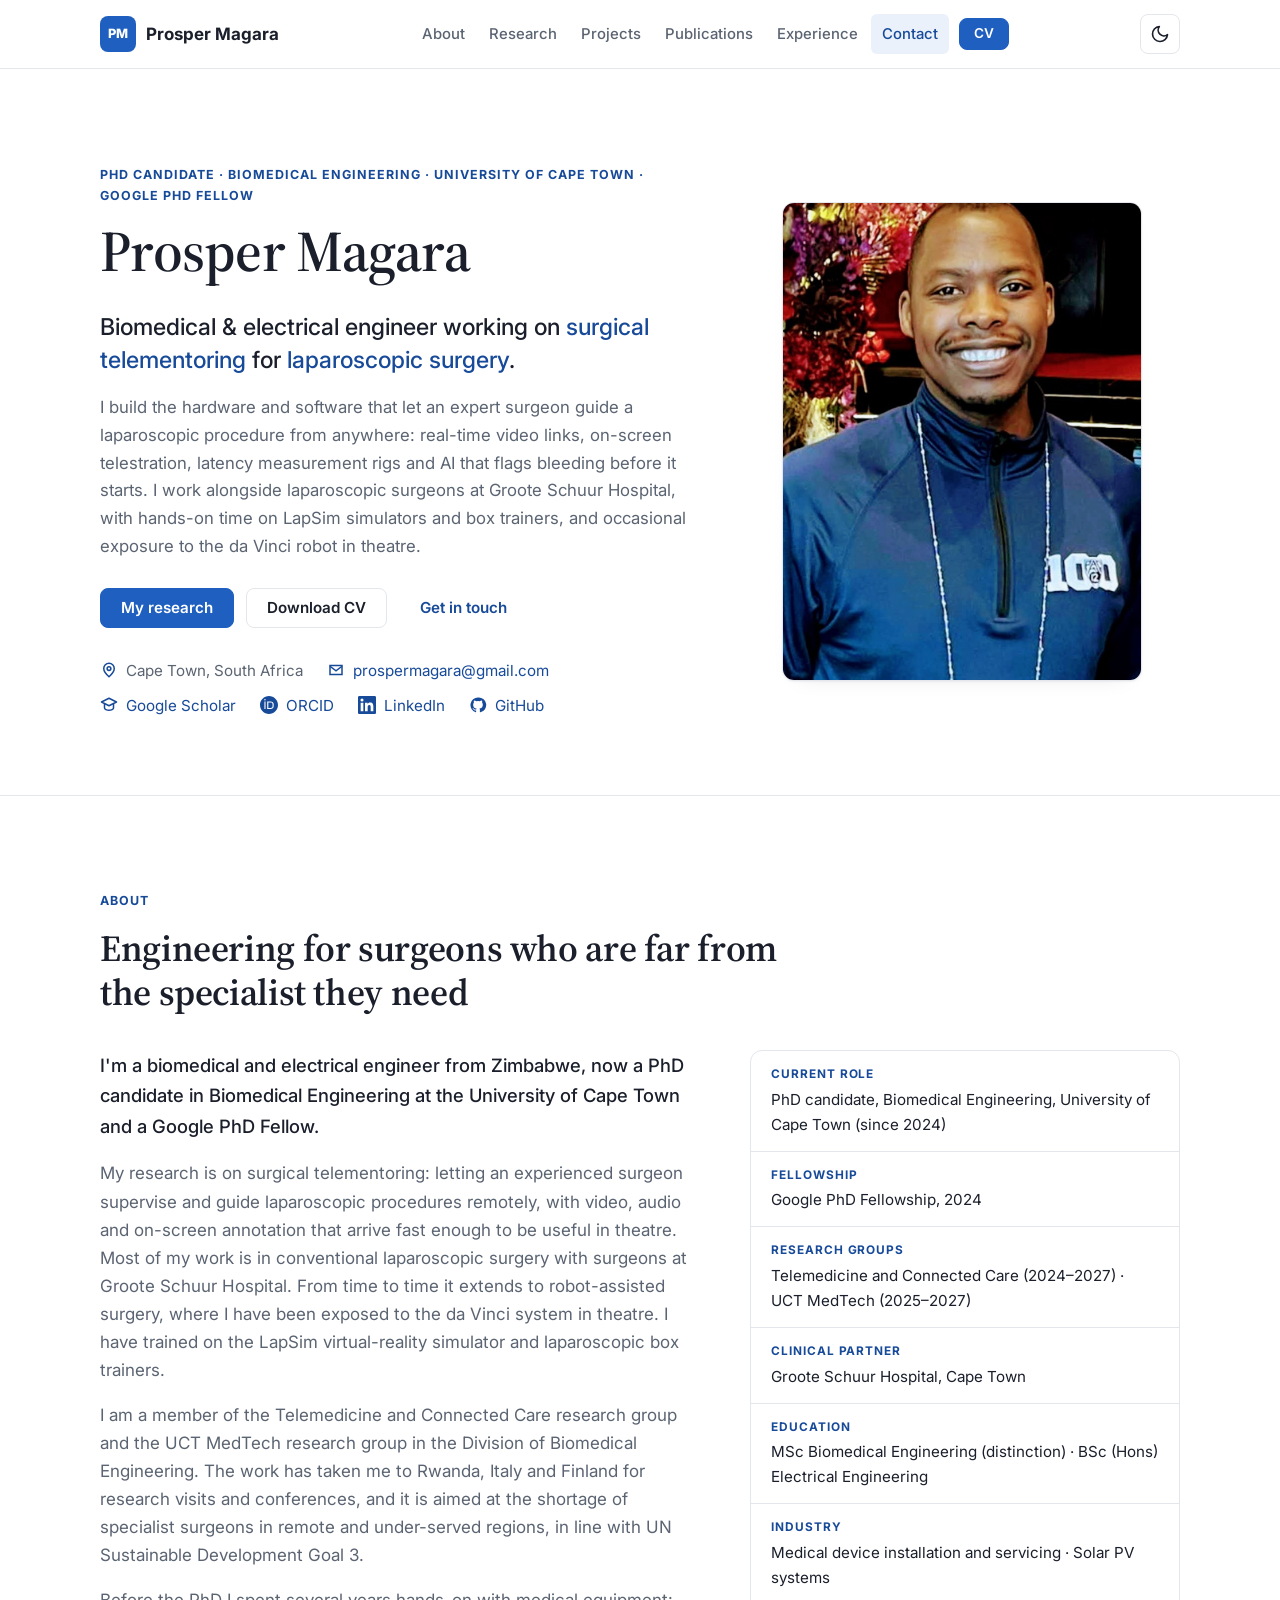
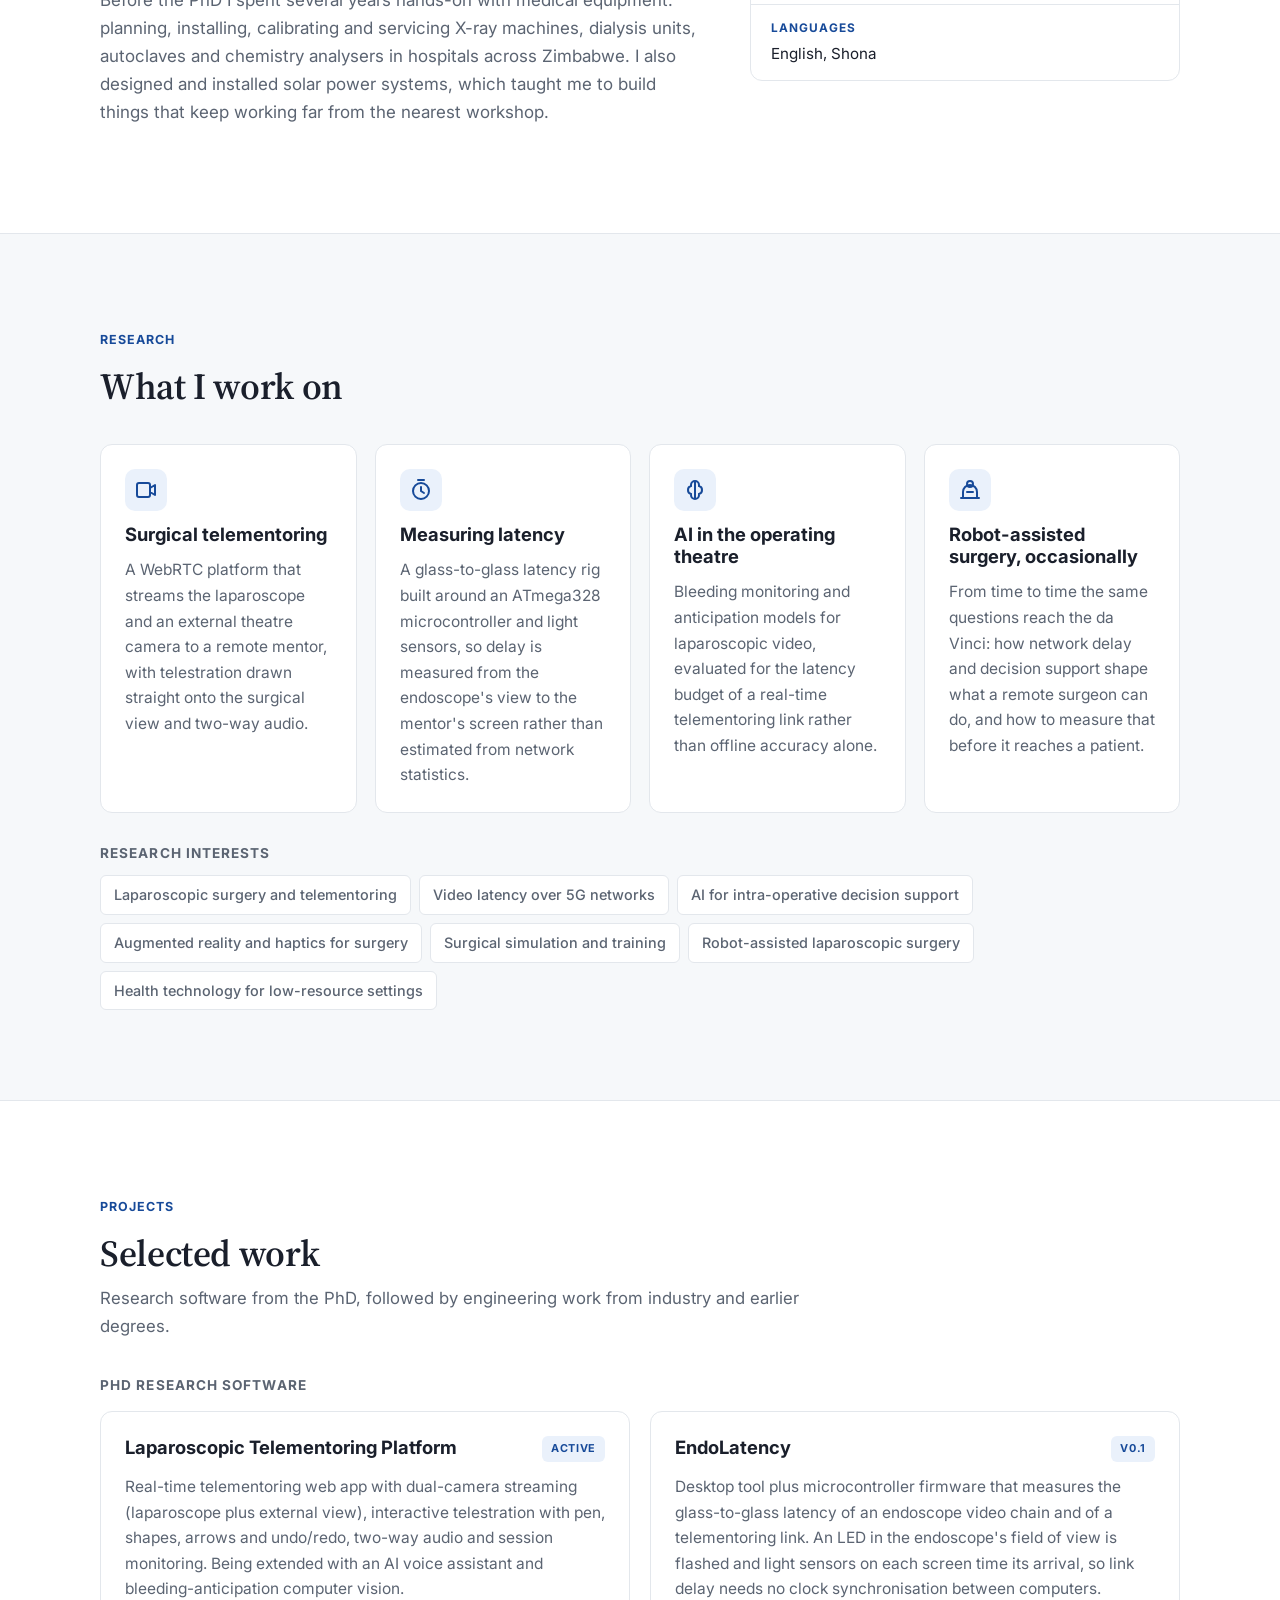
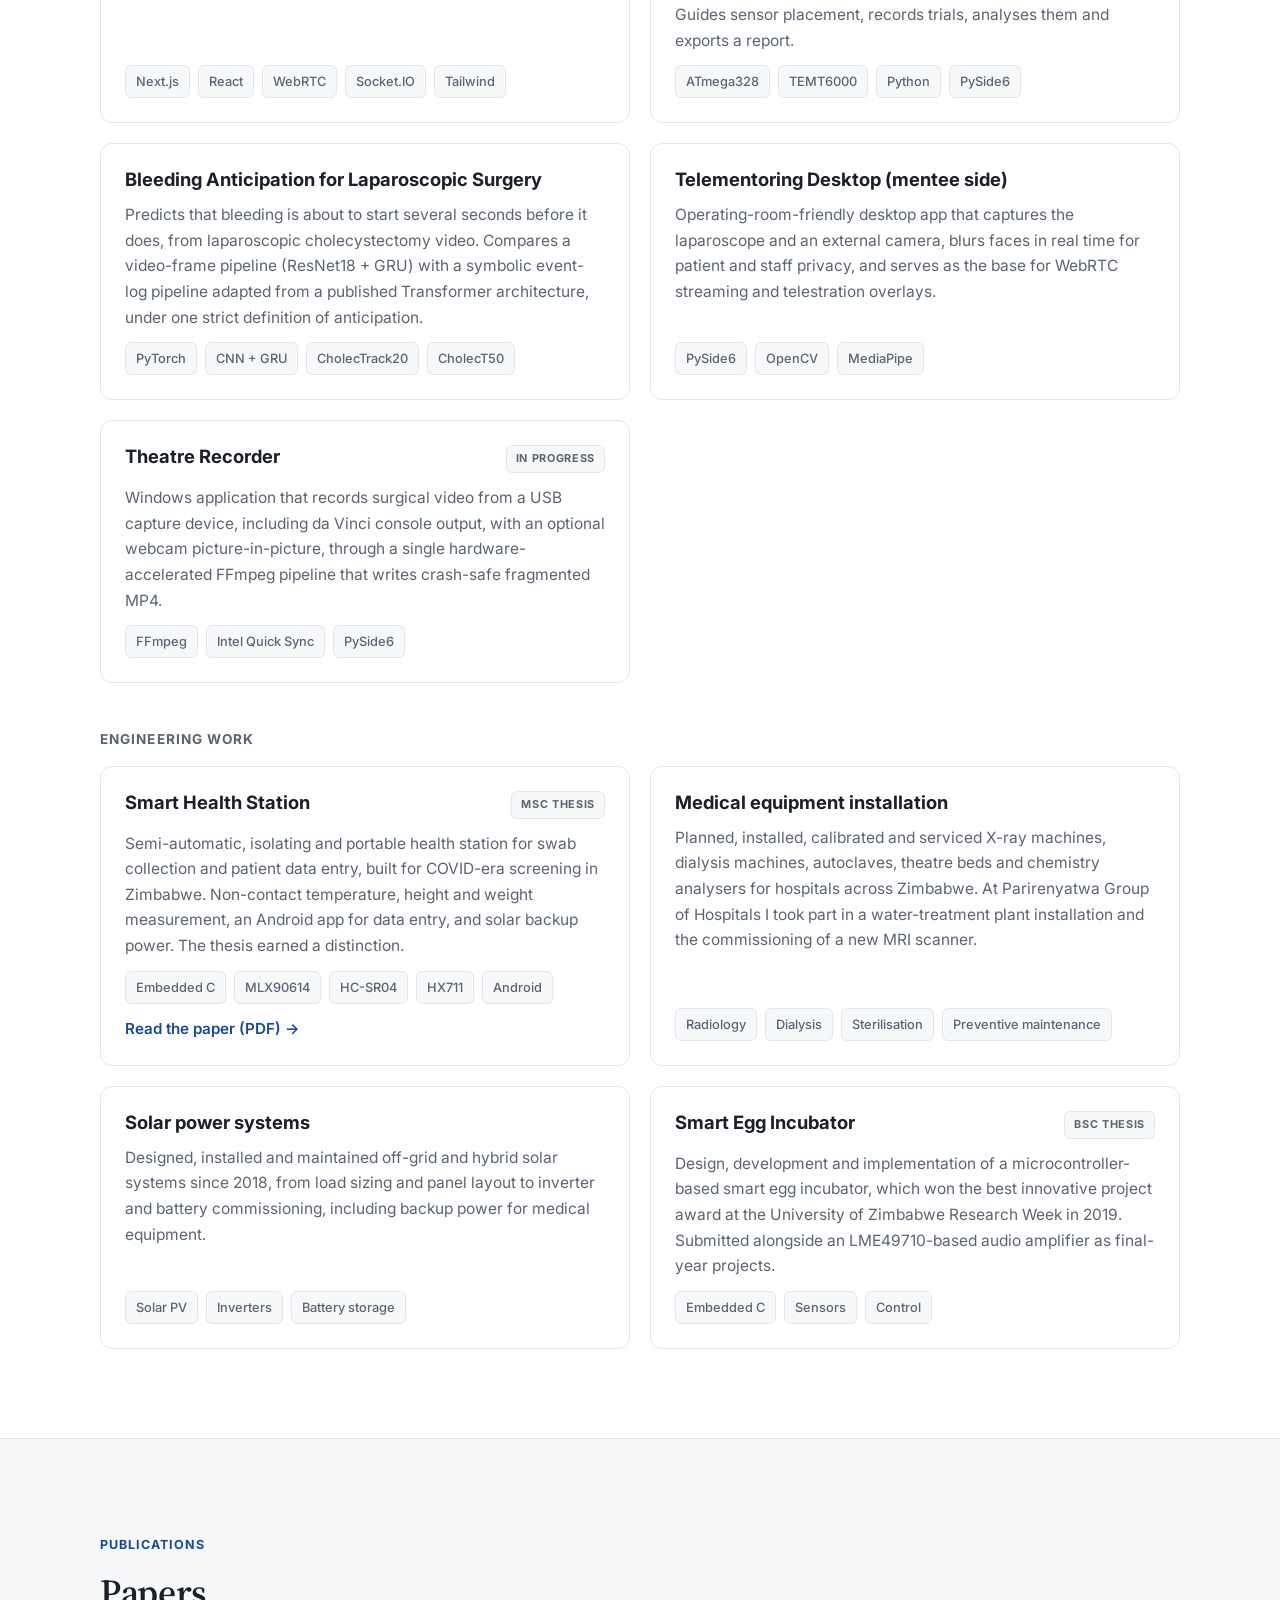
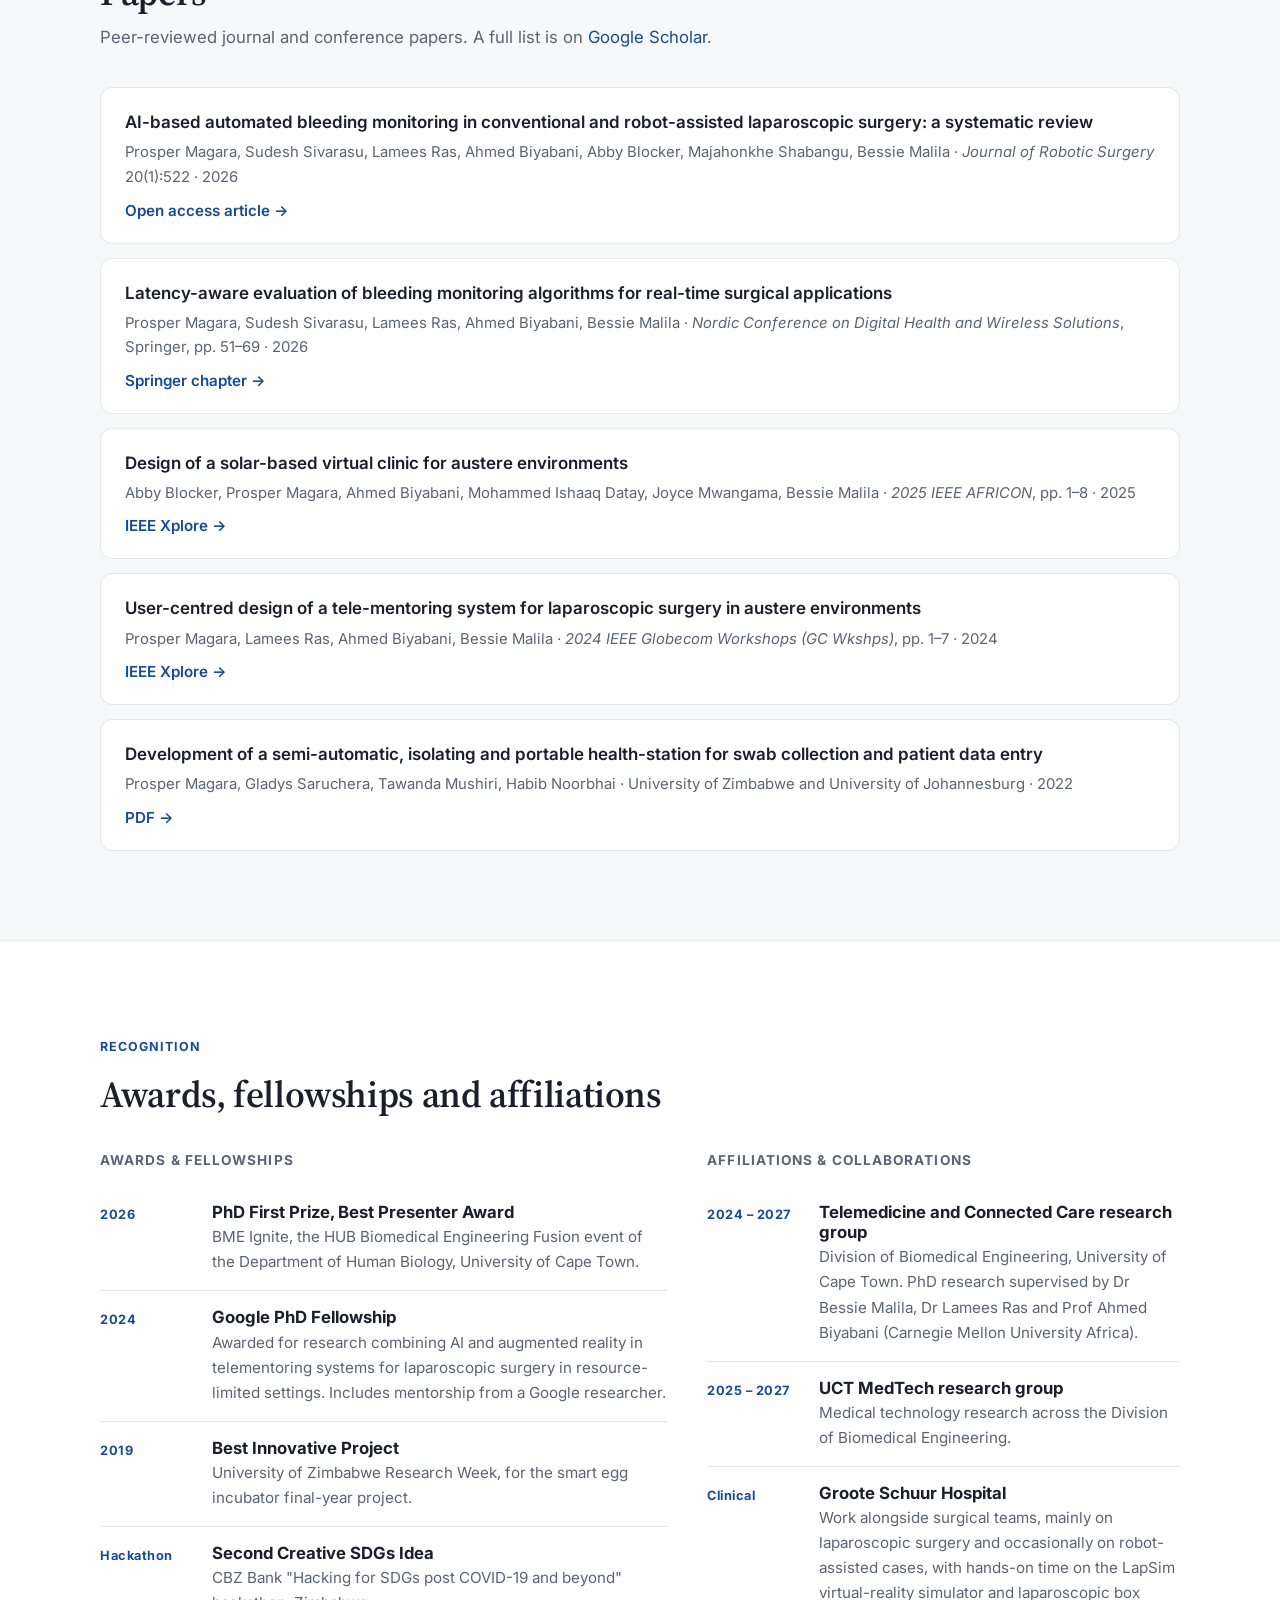
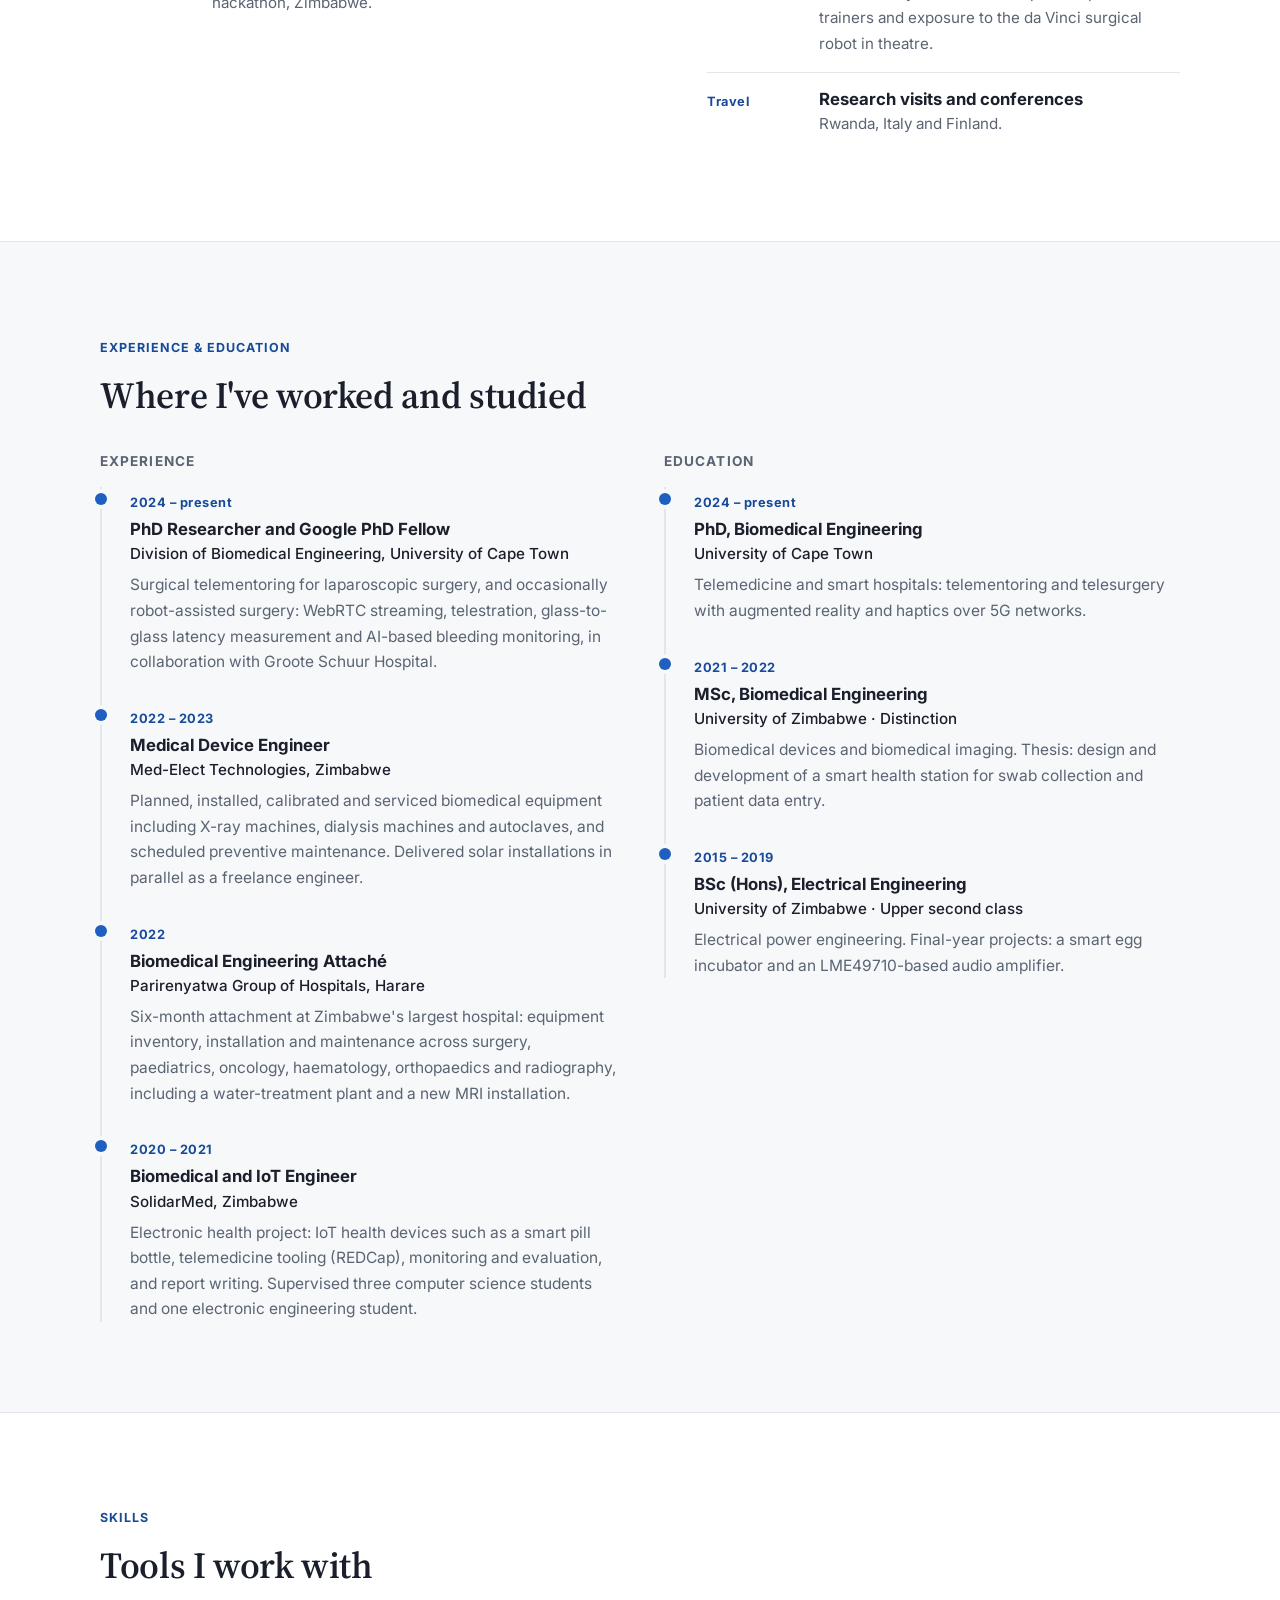
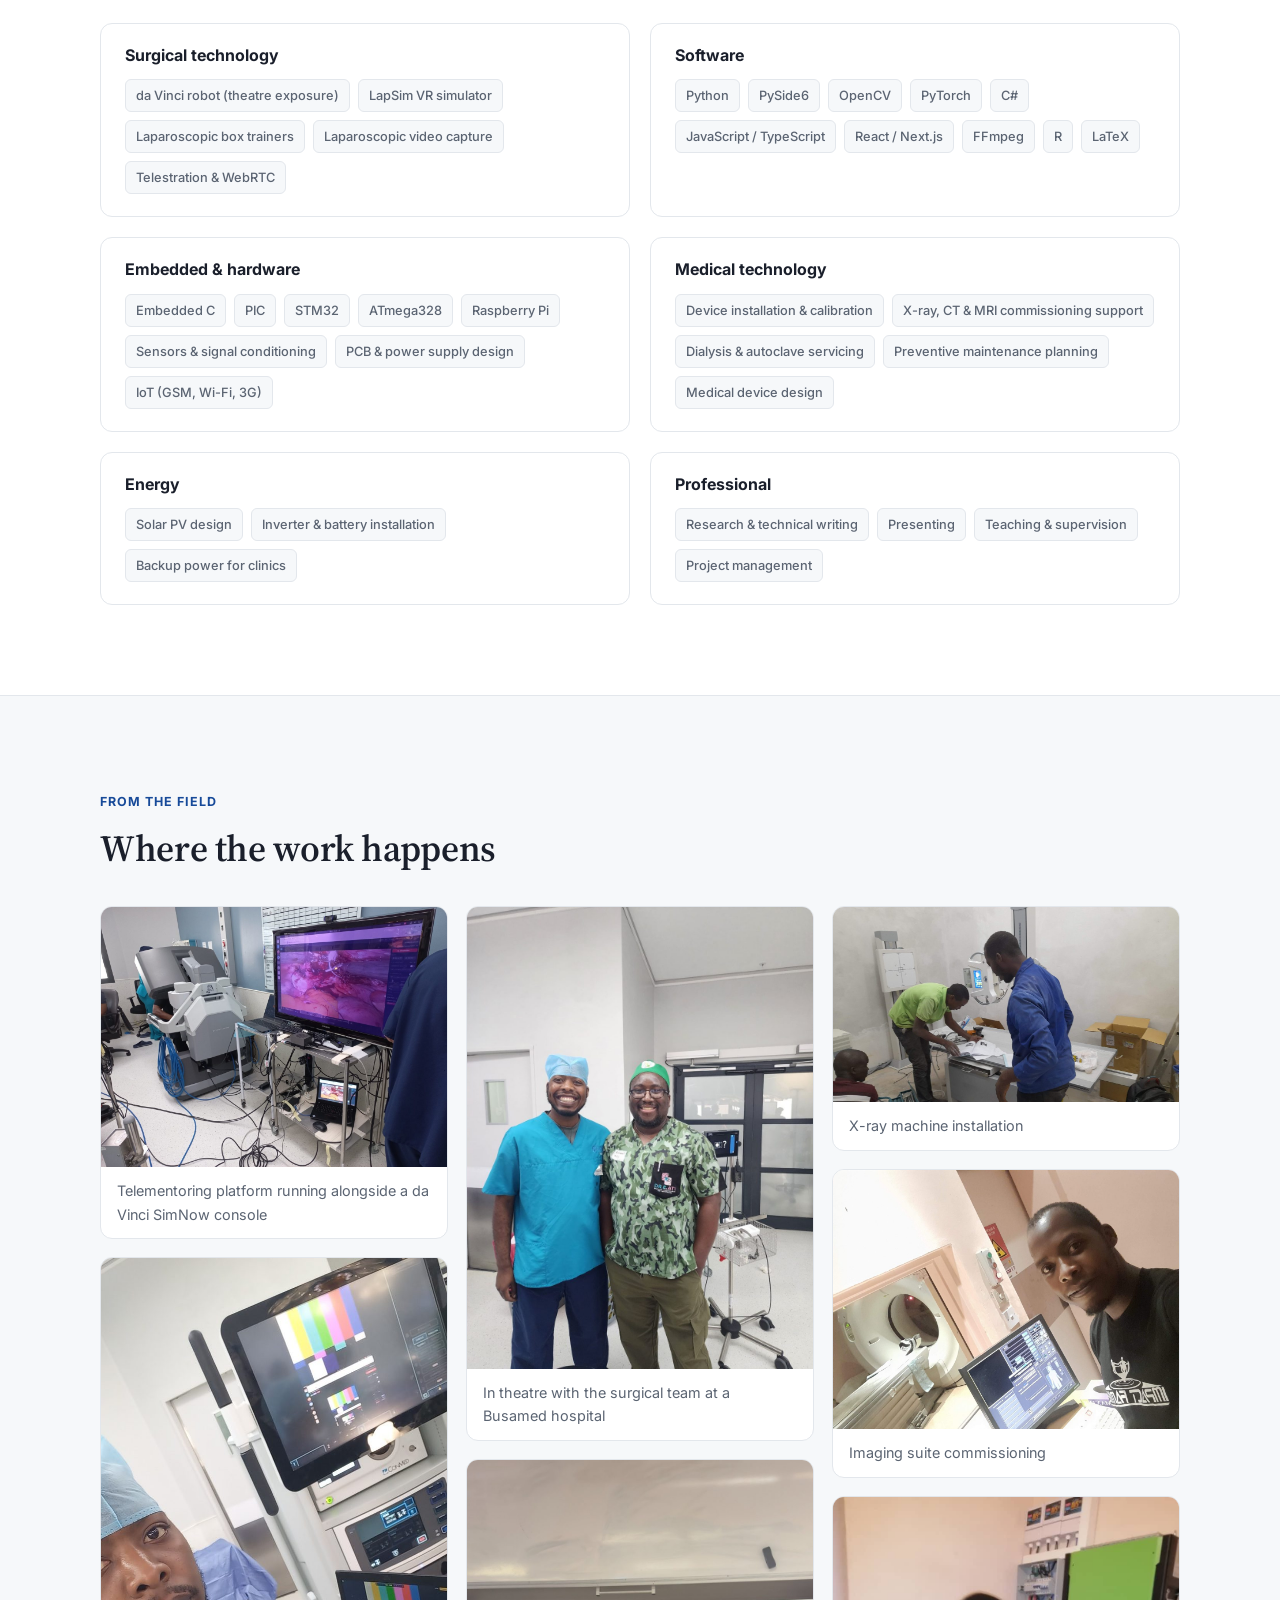
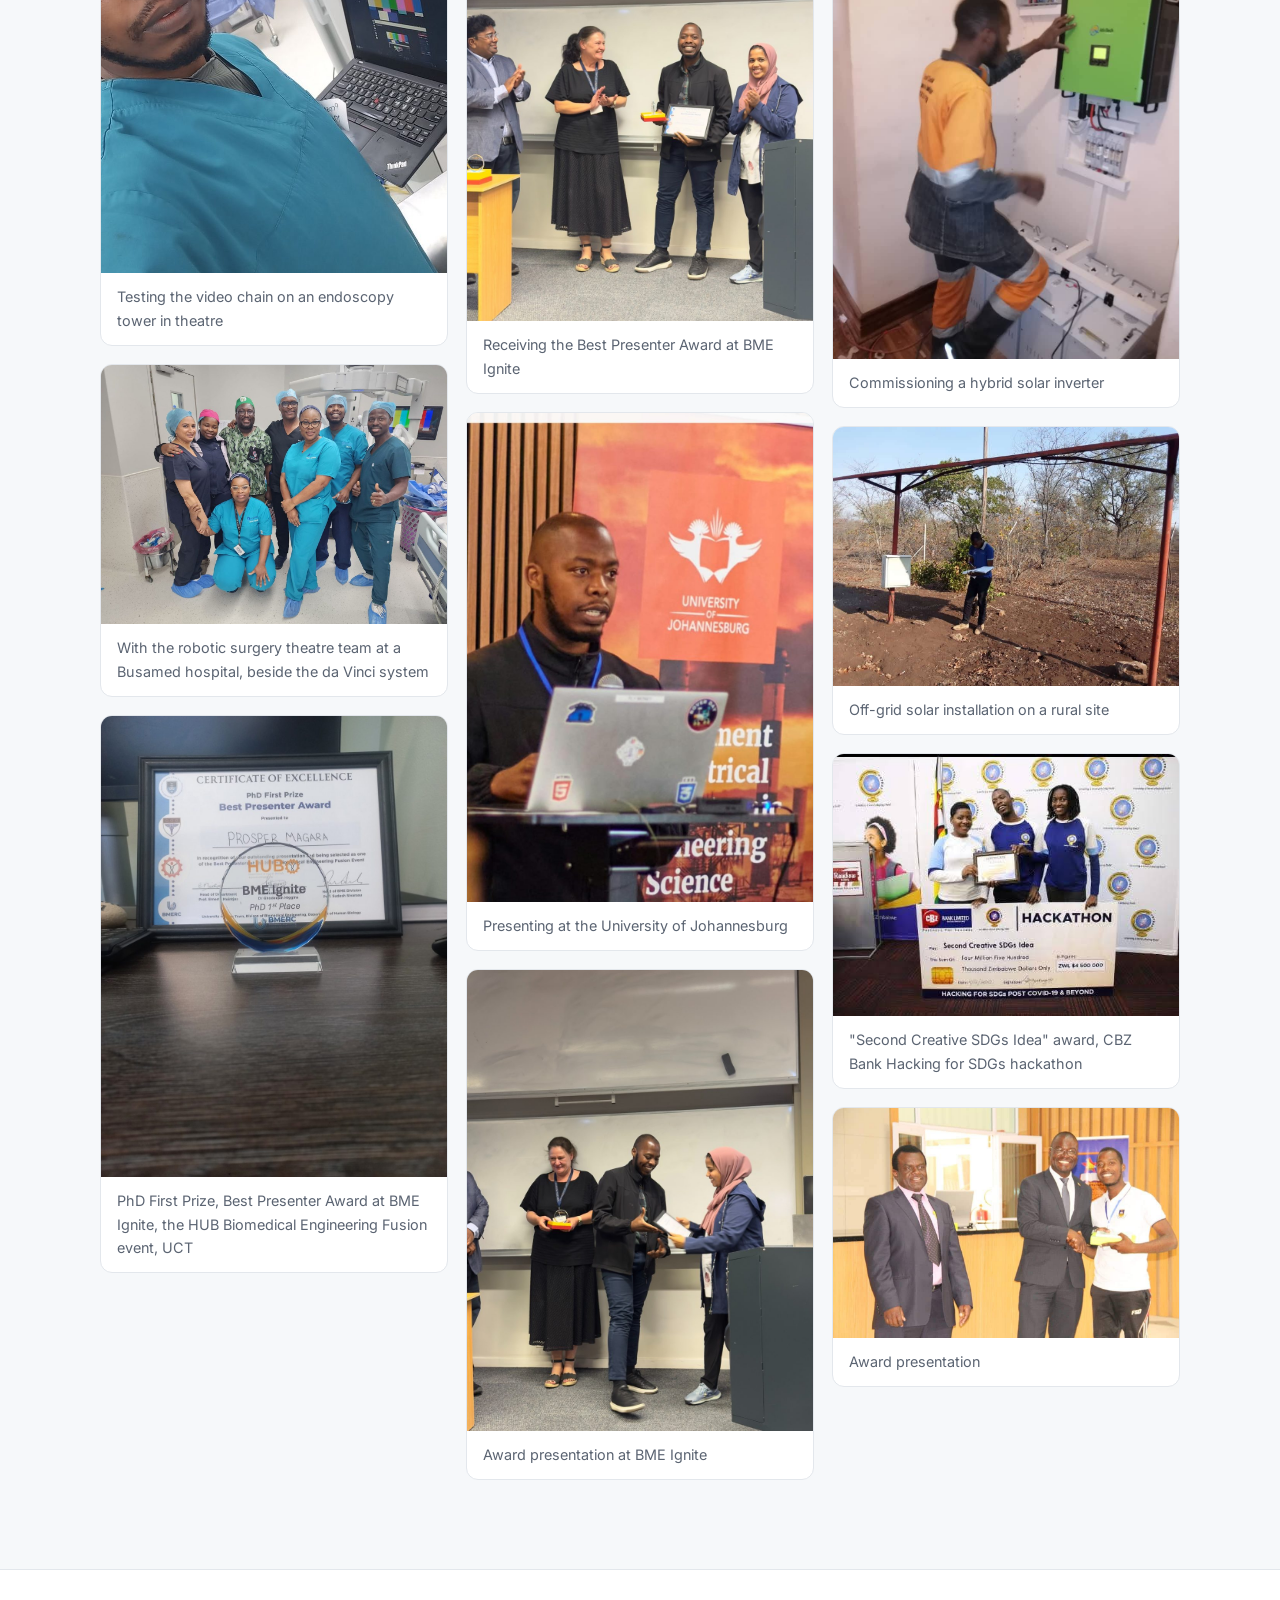
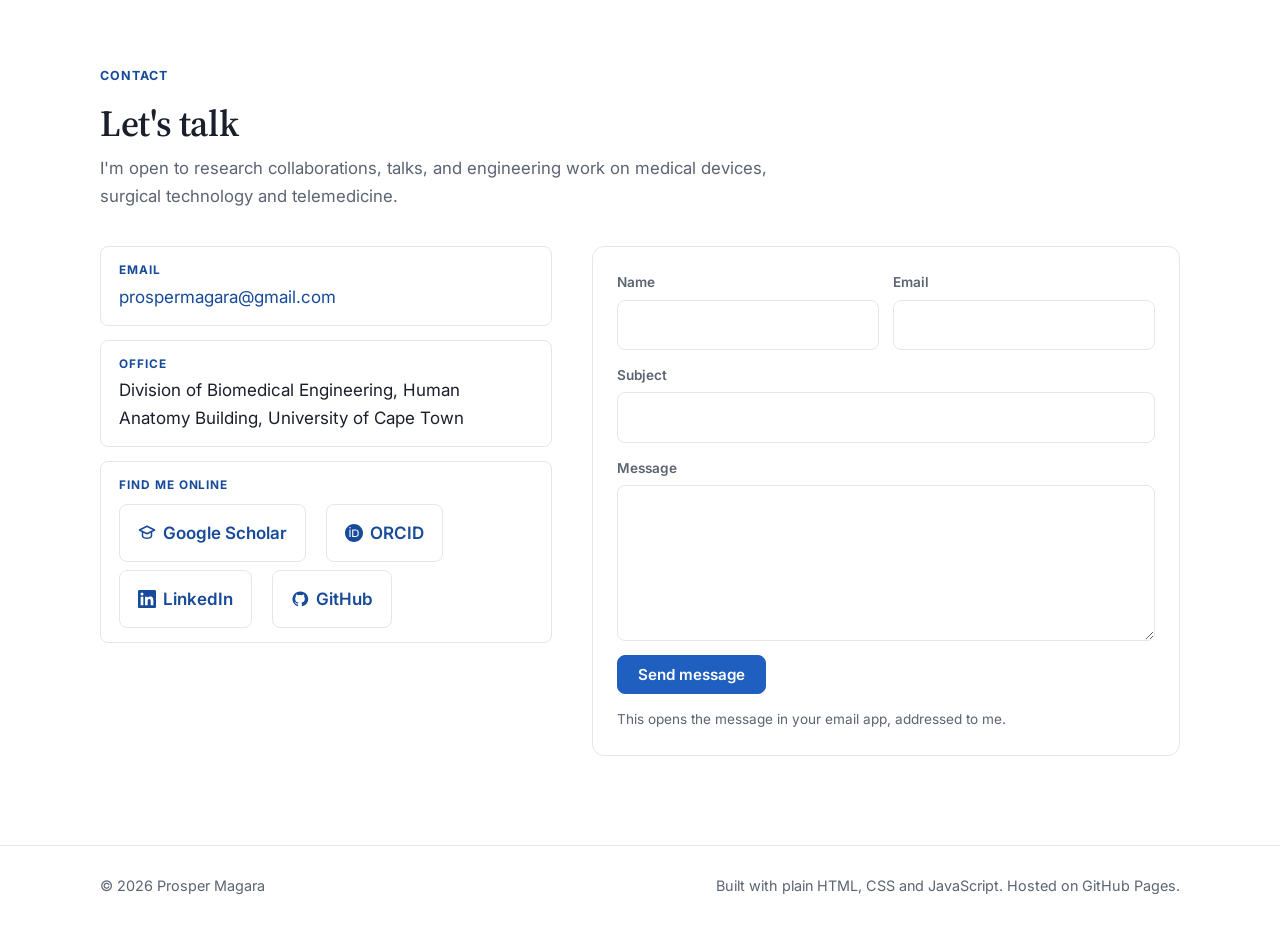
<file: index.html>
<!DOCTYPE html>
<html lang="en">
<head>
  <meta charset="UTF-8">
  <meta name="viewport" content="width=device-width, initial-scale=1.0">
  <title>Prosper Magara | Biomedical &amp; Electrical Engineer</title>
  <meta name="description" content="Prosper Magara is a biomedical and electrical engineer, Google PhD Fellow and PhD candidate at the University of Cape Town, working on surgical telementoring for laparoscopic surgery.">
  <meta name="author" content="Prosper Magara">
  <meta name="theme-color" content="#1f5fbf">
  <link rel="icon" href="images/favicon.svg" type="image/svg+xml">
  <meta property="og:type" content="website">
  <meta property="og:title" content="Prosper Magara | Biomedical &amp; Electrical Engineer">
  <meta property="og:description" content="Google PhD Fellow and PhD candidate at the University of Cape Town working on surgical telementoring for laparoscopic surgery, video latency and AI for the operating theatre.">
  <meta property="og:image" content="https://prospermagara.com/images/profile.jpg">
  <link rel="preconnect" href="https://fonts.googleapis.com">
  <link rel="preconnect" href="https://fonts.gstatic.com" crossorigin>
  <link href="https://fonts.googleapis.com/css2?family=Inter:wght@400;500;600;700&family=Source+Serif+4:opsz,wght@8..60,500;8..60,600&display=swap" rel="stylesheet">
  <link rel="stylesheet" href="css/site.css">
</head>
<body>
  <a class="skip-link" href="#about">Skip to content</a>

  <header class="site-header">
    <div class="container header-inner">
      <a class="brand" href="#top" aria-label="Prosper Magara, home">
        <span class="brand-mark">PM</span>
        <span class="brand-text">Prosper Magara</span>
      </a>
      <nav class="site-nav" id="site-nav" aria-label="Main">
        <a href="#about">About</a>
        <a href="#research">Research</a>
        <a href="#projects">Projects</a>
        <a href="#publications">Publications</a>
        <a href="#experience">Experience</a>
        <a href="#contact">Contact</a>
        <a class="btn btn-sm btn-primary nav-cv" href="assets/Prosper-Magara-CV.pdf" target="_blank" rel="noopener">CV</a>
      </nav>
      <div class="header-actions">
        <button class="icon-btn" id="theme-toggle" type="button" aria-label="Toggle dark mode">
          <svg class="icon-sun" viewBox="0 0 24 24" width="20" height="20" aria-hidden="true"><circle cx="12" cy="12" r="4" fill="none" stroke="currentColor" stroke-width="2"/><path d="M12 2v2m0 16v2M4.9 4.9l1.4 1.4m11.4 11.4 1.4 1.4M2 12h2m16 0h2M4.9 19.1l1.4-1.4m11.4-11.4 1.4-1.4" fill="none" stroke="currentColor" stroke-width="2" stroke-linecap="round"/></svg>
          <svg class="icon-moon" viewBox="0 0 24 24" width="20" height="20" aria-hidden="true"><path d="M21 12.8A9 9 0 1 1 11.2 3a7 7 0 0 0 9.8 9.8z" fill="none" stroke="currentColor" stroke-width="2" stroke-linejoin="round"/></svg>
        </button>
        <button class="icon-btn nav-toggle" id="nav-toggle" type="button" aria-label="Open menu" aria-expanded="false" aria-controls="site-nav">
          <span></span><span></span><span></span>
        </button>
      </div>
    </div>
  </header>

  <main id="top">
    <!-- Hero -->
    <section class="hero">
      <div class="container hero-grid">
        <div class="hero-copy">
          <p class="eyebrow">PhD candidate · Biomedical Engineering · University of Cape Town · Google PhD Fellow</p>
          <h1>Prosper Magara</h1>
          <p class="tagline">Biomedical &amp; electrical engineer working on <span class="accent">surgical telementoring</span> for <span class="accent">laparoscopic surgery</span>.</p>
          <p class="lead">I build the hardware and software that let an expert surgeon guide a laparoscopic procedure from anywhere: real-time video links, on-screen telestration, latency measurement rigs and AI that flags bleeding before it starts. I work alongside laparoscopic surgeons at Groote Schuur Hospital, with hands-on time on LapSim simulators and box trainers, and occasional exposure to the da Vinci robot in theatre.</p>
          <div class="hero-actions">
            <a class="btn btn-primary" href="#research">My research</a>
            <a class="btn btn-outline" href="assets/Prosper-Magara-CV.pdf" target="_blank" rel="noopener">Download CV</a>
            <a class="btn btn-ghost" href="#contact">Get in touch</a>
          </div>
          <ul class="hero-facts" aria-label="Quick facts">
            <li><svg viewBox="0 0 24 24" width="18" height="18" aria-hidden="true"><path d="M12 21s-7-6.2-7-11a7 7 0 0 1 14 0c0 4.8-7 11-7 11z" fill="none" stroke="currentColor" stroke-width="2"/><circle cx="12" cy="10" r="2.5" fill="none" stroke="currentColor" stroke-width="2"/></svg>Cape Town, South Africa</li>
            <li><svg viewBox="0 0 24 24" width="18" height="18" aria-hidden="true"><path d="M4 6h16v12H4z" fill="none" stroke="currentColor" stroke-width="2"/><path d="m4 7 8 6 8-6" fill="none" stroke="currentColor" stroke-width="2"/></svg><a href="mailto:prospermagara@gmail.com">prospermagara@gmail.com</a></li>
            <li><svg viewBox="0 0 24 24" width="18" height="18" aria-hidden="true"><path d="M12 3 2 8l10 5 10-5-10-5z" fill="none" stroke="currentColor" stroke-width="2" stroke-linejoin="round"/><path d="M6 10.5V16c0 1.5 3 3 6 3s6-1.5 6-3v-5.5" fill="none" stroke="currentColor" stroke-width="2"/></svg><a href="https://scholar.google.com/citations?user=zAdTzMwAAAAJ" target="_blank" rel="noopener">Google Scholar</a></li>
            <li><svg viewBox="0 0 24 24" width="18" height="18" aria-hidden="true"><path d="M12 0C5.37 0 0 5.37 0 12s5.37 12 12 12 12-5.37 12-12S18.63 0 12 0zM7.37 17.41H5.9V7.34h1.47v10.07zm-.74-11.4a.96.96 0 1 1 0-1.93.96.96 0 0 1 0 1.93zm11.6 7.77c0 2.49-1.79 3.63-4.05 3.63H9.6V7.34h4.6c2.25 0 4.03 1.1 4.03 3.59v2.85zm-4.1-5.1H11.1v7.4h3.03c1.65 0 2.6-.79 2.6-2.27v-2.85c0-1.49-.95-2.28-2.6-2.28z" fill="currentColor"/></svg><a href="https://orcid.org/0009-0006-8656-8431" target="_blank" rel="noopener">ORCID</a></li>
            <li><svg viewBox="0 0 24 24" width="18" height="18" aria-hidden="true"><path d="M20.45 20.45h-3.55v-5.57c0-1.33-.03-3.04-1.85-3.04-1.85 0-2.14 1.45-2.14 2.94v5.67H9.36V9h3.41v1.56h.05c.47-.9 1.63-1.85 3.36-1.85 3.6 0 4.27 2.37 4.27 5.45v6.29zM5.34 7.43a2.06 2.06 0 1 1 0-4.12 2.06 2.06 0 0 1 0 4.12zM7.12 20.45H3.56V9h3.56v11.45zM22.22 0H1.77C.79 0 0 .77 0 1.72v20.56C0 23.23.79 24 1.77 24h20.45c.98 0 1.78-.77 1.78-1.72V1.72C24 .77 23.2 0 22.22 0z" fill="currentColor"/></svg><a href="https://www.linkedin.com/in/prosper-magara-557694150" target="_blank" rel="noopener">LinkedIn</a></li>
            <li><svg viewBox="0 0 24 24" width="18" height="18" aria-hidden="true"><path d="M12 2a10 10 0 0 0-3.2 19.5c.5.1.7-.2.7-.5v-1.8c-2.8.6-3.4-1.2-3.4-1.2-.4-1.1-1.1-1.4-1.1-1.4-.9-.6.1-.6.1-.6 1 .1 1.5 1 1.5 1 .9 1.6 2.4 1.1 3 .9.1-.7.4-1.1.6-1.4-2.2-.3-4.6-1.1-4.6-5a3.9 3.9 0 0 1 1-2.7 3.6 3.6 0 0 1 .1-2.7s.8-.3 2.8 1a9.5 9.5 0 0 1 5 0c1.9-1.3 2.8-1 2.8-1a3.6 3.6 0 0 1 .1 2.7 3.9 3.9 0 0 1 1 2.7c0 3.9-2.4 4.7-4.6 5 .4.3.7.9.7 1.9v2.8c0 .3.2.6.7.5A10 10 0 0 0 12 2z" fill="currentColor"/></svg><a href="https://github.com/Prosper02" target="_blank" rel="noopener">GitHub</a></li>
          </ul>
        </div>
        <div class="hero-photo">
          <div class="photo-frame">
            <img src="images/profile.jpg" alt="Portrait of Prosper Magara" width="900" height="1348" fetchpriority="high">
          </div>
        </div>
      </div>
    </section>

    <!-- About -->
    <section class="section" id="about">
      <div class="container">
        <div class="section-head reveal">
          <p class="eyebrow">About</p>
          <h2>Engineering for surgeons who are far from the specialist they need</h2>
        </div>
        <div class="about-grid">
          <div class="about-text reveal">
            <p>I'm a biomedical and electrical engineer from Zimbabwe, now a PhD candidate in Biomedical Engineering at the University of Cape Town and a Google PhD Fellow.</p>
            <p>My research is on surgical telementoring: letting an experienced surgeon supervise and guide laparoscopic procedures remotely, with video, audio and on-screen annotation that arrive fast enough to be useful in theatre. Most of my work is in conventional laparoscopic surgery with surgeons at Groote Schuur Hospital. From time to time it extends to robot-assisted surgery, where I have been exposed to the da Vinci system in theatre. I have trained on the LapSim virtual-reality simulator and laparoscopic box trainers.</p>
            <p>I am a member of the Telemedicine and Connected Care research group and the UCT MedTech research group in the Division of Biomedical Engineering. The work has taken me to Rwanda, Italy and Finland for research visits and conferences, and it is aimed at the shortage of specialist surgeons in remote and under-served regions, in line with UN Sustainable Development Goal 3.</p>
            <p>Before the PhD I spent several years hands-on with medical equipment: planning, installing, calibrating and servicing X-ray machines, dialysis units, autoclaves and chemistry analysers in hospitals across Zimbabwe. I also designed and installed solar power systems, which taught me to build things that keep working far from the nearest workshop.</p>
          </div>
          <dl class="facts reveal">
            <div><dt>Current role</dt><dd>PhD candidate, Biomedical Engineering, University of Cape Town (since 2024)</dd></div>
            <div><dt>Fellowship</dt><dd>Google PhD Fellowship, 2024</dd></div>
            <div><dt>Research groups</dt><dd>Telemedicine and Connected Care (2024–2027) · UCT MedTech (2025–2027)</dd></div>
            <div><dt>Clinical partner</dt><dd>Groote Schuur Hospital, Cape Town</dd></div>
            <div><dt>Education</dt><dd>MSc Biomedical Engineering (distinction) · BSc (Hons) Electrical Engineering</dd></div>
            <div><dt>Industry</dt><dd>Medical device installation and servicing · Solar PV systems</dd></div>
            <div><dt>Languages</dt><dd>English, Shona</dd></div>
          </dl>
        </div>
      </div>
    </section>

    <!-- Research -->
    <section class="section section-alt" id="research">
      <div class="container">
        <div class="section-head reveal">
          <p class="eyebrow">Research</p>
          <h2>What I work on</h2>
        </div>
        <div class="cards-4">
          <article class="card reveal">
            <div class="card-icon"><svg viewBox="0 0 24 24" width="24" height="24" aria-hidden="true"><rect x="3" y="5" width="13" height="14" rx="2" fill="none" stroke="currentColor" stroke-width="2"/><path d="m16 10 5-3v10l-5-3z" fill="none" stroke="currentColor" stroke-width="2" stroke-linejoin="round"/></svg></div>
            <h3>Surgical telementoring</h3>
            <p>A WebRTC platform that streams the laparoscope and an external theatre camera to a remote mentor, with telestration drawn straight onto the surgical view and two-way audio.</p>
          </article>
          <article class="card reveal">
            <div class="card-icon"><svg viewBox="0 0 24 24" width="24" height="24" aria-hidden="true"><circle cx="12" cy="13" r="8" fill="none" stroke="currentColor" stroke-width="2"/><path d="M12 9v4l3 2M9 2h6" fill="none" stroke="currentColor" stroke-width="2" stroke-linecap="round"/></svg></div>
            <h3>Measuring latency</h3>
            <p>A glass-to-glass latency rig built around an ATmega328 microcontroller and light sensors, so delay is measured from the endoscope's view to the mentor's screen rather than estimated from network statistics.</p>
          </article>
          <article class="card reveal">
            <div class="card-icon"><svg viewBox="0 0 24 24" width="24" height="24" aria-hidden="true"><path d="M12 3a4 4 0 0 1 4 4v1a4 4 0 0 1 3 4 4 4 0 0 1-3 4v1a4 4 0 0 1-8 0v-1a4 4 0 0 1-3-4 4 4 0 0 1 3-4V7a4 4 0 0 1 4-4z" fill="none" stroke="currentColor" stroke-width="2"/><path d="M12 3v18" fill="none" stroke="currentColor" stroke-width="2"/></svg></div>
            <h3>AI in the operating theatre</h3>
            <p>Bleeding monitoring and anticipation models for laparoscopic video, evaluated for the latency budget of a real-time telementoring link rather than offline accuracy alone.</p>
          </article>
          <article class="card reveal">
            <div class="card-icon"><svg viewBox="0 0 24 24" width="24" height="24" aria-hidden="true"><path d="M5 20v-6a7 7 0 0 1 14 0v6" fill="none" stroke="currentColor" stroke-width="2"/><circle cx="12" cy="6" r="3" fill="none" stroke="currentColor" stroke-width="2"/><path d="M3 20h18M9 14h6" fill="none" stroke="currentColor" stroke-width="2" stroke-linecap="round"/></svg></div>
            <h3>Robot-assisted surgery, occasionally</h3>
            <p>From time to time the same questions reach the da Vinci: how network delay and decision support shape what a remote surgeon can do, and how to measure that before it reaches a patient.</p>
          </article>
        </div>
        <div class="interests reveal">
          <h3>Research interests</h3>
          <ul class="tags tags-lg">
            <li>Laparoscopic surgery and telementoring</li>
            <li>Video latency over 5G networks</li>
            <li>AI for intra-operative decision support</li>
            <li>Augmented reality and haptics for surgery</li>
            <li>Surgical simulation and training</li>
            <li>Robot-assisted laparoscopic surgery</li>
            <li>Health technology for low-resource settings</li>
          </ul>
        </div>
      </div>
    </section>

    <!-- Projects -->
    <section class="section" id="projects">
      <div class="container">
        <div class="section-head reveal">
          <p class="eyebrow">Projects</p>
          <h2>Selected work</h2>
          <p class="section-intro">Research software from the PhD, followed by engineering work from industry and earlier degrees.</p>
        </div>

        <h3 class="group-title reveal">PhD research software</h3>
        <div class="cards-2">
          <article class="card project reveal">
            <header>
              <h3>Laparoscopic Telementoring Platform</h3>
              <span class="badge">Active</span>
            </header>
            <p>Real-time telementoring web app with dual-camera streaming (laparoscope plus external view), interactive telestration with pen, shapes, arrows and undo/redo, two-way audio and session monitoring. Being extended with an AI voice assistant and bleeding-anticipation computer vision.</p>
            <ul class="tags"><li>Next.js</li><li>React</li><li>WebRTC</li><li>Socket.IO</li><li>Tailwind</li></ul>
          </article>
          <article class="card project reveal">
            <header>
              <h3>EndoLatency</h3>
              <span class="badge">v0.1</span>
            </header>
            <p>Desktop tool plus microcontroller firmware that measures the glass-to-glass latency of an endoscope video chain and of a telementoring link. An LED in the endoscope's field of view is flashed and light sensors on each screen time its arrival, so link delay needs no clock synchronisation between computers. Guides sensor placement, records trials, analyses them and exports a report.</p>
            <ul class="tags"><li>ATmega328</li><li>TEMT6000</li><li>Python</li><li>PySide6</li></ul>
          </article>
          <article class="card project reveal">
            <header>
              <h3>Bleeding Anticipation for Laparoscopic Surgery</h3>
            </header>
            <p>Predicts that bleeding is about to start several seconds before it does, from laparoscopic cholecystectomy video. Compares a video-frame pipeline (ResNet18 + GRU) with a symbolic event-log pipeline adapted from a published Transformer architecture, under one strict definition of anticipation.</p>
            <ul class="tags"><li>PyTorch</li><li>CNN + GRU</li><li>CholecTrack20</li><li>CholecT50</li></ul>
          </article>
          <article class="card project reveal">
            <header>
              <h3>Telementoring Desktop (mentee side)</h3>
            </header>
            <p>Operating-room-friendly desktop app that captures the laparoscope and an external camera, blurs faces in real time for patient and staff privacy, and serves as the base for WebRTC streaming and telestration overlays.</p>
            <ul class="tags"><li>PySide6</li><li>OpenCV</li><li>MediaPipe</li></ul>
          </article>
          <article class="card project reveal">
            <header>
              <h3>Theatre Recorder</h3>
              <span class="badge badge-muted">In progress</span>
            </header>
            <p>Windows application that records surgical video from a USB capture device, including da Vinci console output, with an optional webcam picture-in-picture, through a single hardware-accelerated FFmpeg pipeline that writes crash-safe fragmented MP4.</p>
            <ul class="tags"><li>FFmpeg</li><li>Intel Quick Sync</li><li>PySide6</li></ul>
          </article>
        </div>

        <h3 class="group-title reveal">Engineering work</h3>
        <div class="cards-2">
          <article class="card project reveal">
            <header>
              <h3>Smart Health Station</h3>
              <span class="badge badge-muted">MSc thesis</span>
            </header>
            <p>Semi-automatic, isolating and portable health station for swab collection and patient data entry, built for COVID-era screening in Zimbabwe. Non-contact temperature, height and weight measurement, an Android app for data entry, and solar backup power. The thesis earned a distinction.</p>
            <ul class="tags"><li>Embedded C</li><li>MLX90614</li><li>HC-SR04</li><li>HX711</li><li>Android</li></ul>
            <a class="card-link" href="assets/smart-health-station-paper.pdf" target="_blank" rel="noopener">Read the paper (PDF)</a>
          </article>
          <article class="card project reveal">
            <header>
              <h3>Medical equipment installation</h3>
            </header>
            <p>Planned, installed, calibrated and serviced X-ray machines, dialysis machines, autoclaves, theatre beds and chemistry analysers for hospitals across Zimbabwe. At Parirenyatwa Group of Hospitals I took part in a water-treatment plant installation and the commissioning of a new MRI scanner.</p>
            <ul class="tags"><li>Radiology</li><li>Dialysis</li><li>Sterilisation</li><li>Preventive maintenance</li></ul>
          </article>
          <article class="card project reveal">
            <header>
              <h3>Solar power systems</h3>
            </header>
            <p>Designed, installed and maintained off-grid and hybrid solar systems since 2018, from load sizing and panel layout to inverter and battery commissioning, including backup power for medical equipment.</p>
            <ul class="tags"><li>Solar PV</li><li>Inverters</li><li>Battery storage</li></ul>
          </article>
          <article class="card project reveal">
            <header>
              <h3>Smart Egg Incubator</h3>
              <span class="badge badge-muted">BSc thesis</span>
            </header>
            <p>Design, development and implementation of a microcontroller-based smart egg incubator, which won the best innovative project award at the University of Zimbabwe Research Week in 2019. Submitted alongside an LME49710-based audio amplifier as final-year projects.</p>
            <ul class="tags"><li>Embedded C</li><li>Sensors</li><li>Control</li></ul>
          </article>
        </div>
      </div>
    </section>

    <!-- Publications -->
    <section class="section section-alt" id="publications">
      <div class="container">
        <div class="section-head reveal">
          <p class="eyebrow">Publications</p>
          <h2>Papers</h2>
          <p class="section-intro">Peer-reviewed journal and conference papers. A full list is on <a href="https://scholar.google.com/citations?user=zAdTzMwAAAAJ" target="_blank" rel="noopener">Google Scholar</a>.</p>
        </div>
        <ol class="pubs reveal">
          <li>
            <p class="pub-title">AI-based automated bleeding monitoring in conventional and robot-assisted laparoscopic surgery: a systematic review</p>
            <p class="pub-meta">Prosper Magara, Sudesh Sivarasu, Lamees Ras, Ahmed Biyabani, Abby Blocker, Majahonkhe Shabangu, Bessie Malila · <em>Journal of Robotic Surgery</em> 20(1):522 · 2026</p>
            <div class="pub-links"><a class="card-link" href="https://doi.org/10.1007/s11701-026-03469-4" target="_blank" rel="noopener">Open access article</a></div>
          </li>
          <li>
            <p class="pub-title">Latency-aware evaluation of bleeding monitoring algorithms for real-time surgical applications</p>
            <p class="pub-meta">Prosper Magara, Sudesh Sivarasu, Lamees Ras, Ahmed Biyabani, Bessie Malila · <em>Nordic Conference on Digital Health and Wireless Solutions</em>, Springer, pp. 51–69 · 2026</p>
            <div class="pub-links"><a class="card-link" href="https://doi.org/10.1007/978-3-032-28819-6_4" target="_blank" rel="noopener">Springer chapter</a></div>
          </li>
          <li>
            <p class="pub-title">Design of a solar-based virtual clinic for austere environments</p>
            <p class="pub-meta">Abby Blocker, Prosper Magara, Ahmed Biyabani, Mohammed Ishaaq Datay, Joyce Mwangama, Bessie Malila · <em>2025 IEEE AFRICON</em>, pp. 1–8 · 2025</p>
            <div class="pub-links"><a class="card-link" href="https://ieeexplore.ieee.org/document/11533841" target="_blank" rel="noopener">IEEE Xplore</a></div>
          </li>
          <li>
            <p class="pub-title">User-centred design of a tele-mentoring system for laparoscopic surgery in austere environments</p>
            <p class="pub-meta">Prosper Magara, Lamees Ras, Ahmed Biyabani, Bessie Malila · <em>2024 IEEE Globecom Workshops (GC Wkshps)</em>, pp. 1–7 · 2024</p>
            <div class="pub-links"><a class="card-link" href="https://ieeexplore.ieee.org/document/11101565" target="_blank" rel="noopener">IEEE Xplore</a></div>
          </li>
          <li>
            <p class="pub-title">Development of a semi-automatic, isolating and portable health-station for swab collection and patient data entry</p>
            <p class="pub-meta">Prosper Magara, Gladys Saruchera, Tawanda Mushiri, Habib Noorbhai · University of Zimbabwe and University of Johannesburg · 2022</p>
            <div class="pub-links"><a class="card-link" href="assets/smart-health-station-paper.pdf" target="_blank" rel="noopener">PDF</a></div>
          </li>
        </ol>
      </div>
    </section>

    <!-- Awards & affiliations -->
    <section class="section" id="awards">
      <div class="container">
        <div class="section-head reveal">
          <p class="eyebrow">Recognition</p>
          <h2>Awards, fellowships and affiliations</h2>
        </div>
        <div class="awards-grid">
          <div class="reveal">
            <h3 class="group-title" style="margin-top:0">Awards &amp; fellowships</h3>
            <ul class="award-list">
              <li>
                <span class="when">2026</span>
                <div>
                  <h4>PhD First Prize, Best Presenter Award</h4>
                  <p>BME Ignite, the HUB Biomedical Engineering Fusion event of the Department of Human Biology, University of Cape Town.</p>
                </div>
              </li>
              <li>
                <span class="when">2024</span>
                <div>
                  <h4>Google PhD Fellowship</h4>
                  <p>Awarded for research combining AI and augmented reality in telementoring systems for laparoscopic surgery in resource-limited settings. Includes mentorship from a Google researcher.</p>
                </div>
              </li>
              <li>
                <span class="when">2019</span>
                <div>
                  <h4>Best Innovative Project</h4>
                  <p>University of Zimbabwe Research Week, for the smart egg incubator final-year project.</p>
                </div>
              </li>
              <li>
                <span class="when">Hackathon</span>
                <div>
                  <h4>Second Creative SDGs Idea</h4>
                  <p>CBZ Bank "Hacking for SDGs post COVID-19 and beyond" hackathon, Zimbabwe.</p>
                </div>
              </li>
            </ul>
          </div>
          <div class="reveal">
            <h3 class="group-title" style="margin-top:0">Affiliations &amp; collaborations</h3>
            <ul class="affil-list">
              <li>
                <span class="when">2024 – 2027</span>
                <div>
                  <h4>Telemedicine and Connected Care research group</h4>
                  <p>Division of Biomedical Engineering, University of Cape Town. PhD research supervised by Dr Bessie Malila, Dr Lamees Ras and Prof Ahmed Biyabani (Carnegie Mellon University Africa).</p>
                </div>
              </li>
              <li>
                <span class="when">2025 – 2027</span>
                <div>
                  <h4>UCT MedTech research group</h4>
                  <p>Medical technology research across the Division of Biomedical Engineering.</p>
                </div>
              </li>
              <li>
                <span class="when">Clinical</span>
                <div>
                  <h4>Groote Schuur Hospital</h4>
                  <p>Work alongside surgical teams, mainly on laparoscopic surgery and occasionally on robot-assisted cases, with hands-on time on the LapSim virtual-reality simulator and laparoscopic box trainers and exposure to the da Vinci surgical robot in theatre.</p>
                </div>
              </li>
              <li>
                <span class="when">Travel</span>
                <div>
                  <h4>Research visits and conferences</h4>
                  <p>Rwanda, Italy and Finland.</p>
                </div>
              </li>
            </ul>
          </div>
        </div>
      </div>
    </section>

    <!-- Experience & Education -->
    <section class="section section-alt" id="experience">
      <div class="container">
        <div class="section-head reveal">
          <p class="eyebrow">Experience &amp; education</p>
          <h2>Where I've worked and studied</h2>
        </div>
        <div class="timeline-grid">
          <div class="reveal">
            <h3 class="group-title">Experience</h3>
            <ol class="timeline">
              <li>
                <span class="when">2024 – present</span>
                <h4>PhD Researcher and Google PhD Fellow</h4>
                <p class="where">Division of Biomedical Engineering, University of Cape Town</p>
                <p>Surgical telementoring for laparoscopic surgery, and occasionally robot-assisted surgery: WebRTC streaming, telestration, glass-to-glass latency measurement and AI-based bleeding monitoring, in collaboration with Groote Schuur Hospital.</p>
              </li>
              <li>
                <span class="when">2022 – 2023</span>
                <h4>Medical Device Engineer</h4>
                <p class="where">Med-Elect Technologies, Zimbabwe</p>
                <p>Planned, installed, calibrated and serviced biomedical equipment including X-ray machines, dialysis machines and autoclaves, and scheduled preventive maintenance. Delivered solar installations in parallel as a freelance engineer.</p>
              </li>
              <li>
                <span class="when">2022</span>
                <h4>Biomedical Engineering Attaché</h4>
                <p class="where">Parirenyatwa Group of Hospitals, Harare</p>
                <p>Six-month attachment at Zimbabwe's largest hospital: equipment inventory, installation and maintenance across surgery, paediatrics, oncology, haematology, orthopaedics and radiography, including a water-treatment plant and a new MRI installation.</p>
              </li>
              <li>
                <span class="when">2020 – 2021</span>
                <h4>Biomedical and IoT Engineer</h4>
                <p class="where">SolidarMed, Zimbabwe</p>
                <p>Electronic health project: IoT health devices such as a smart pill bottle, telemedicine tooling (REDCap), monitoring and evaluation, and report writing. Supervised three computer science students and one electronic engineering student.</p>
              </li>
            </ol>
          </div>
          <div class="reveal">
            <h3 class="group-title">Education</h3>
            <ol class="timeline">
              <li>
                <span class="when">2024 – present</span>
                <h4>PhD, Biomedical Engineering</h4>
                <p class="where">University of Cape Town</p>
                <p>Telemedicine and smart hospitals: telementoring and telesurgery with augmented reality and haptics over 5G networks.</p>
              </li>
              <li>
                <span class="when">2021 – 2022</span>
                <h4>MSc, Biomedical Engineering</h4>
                <p class="where">University of Zimbabwe · Distinction</p>
                <p>Biomedical devices and biomedical imaging. Thesis: design and development of a smart health station for swab collection and patient data entry.</p>
              </li>
              <li>
                <span class="when">2015 – 2019</span>
                <h4>BSc (Hons), Electrical Engineering</h4>
                <p class="where">University of Zimbabwe · Upper second class</p>
                <p>Electrical power engineering. Final-year projects: a smart egg incubator and an LME49710-based audio amplifier.</p>
              </li>
            </ol>
          </div>
        </div>
      </div>
    </section>

    <!-- Skills -->
    <section class="section" id="skills">
      <div class="container">
        <div class="section-head reveal">
          <p class="eyebrow">Skills</p>
          <h2>Tools I work with</h2>
        </div>
        <div class="skills-grid">
          <div class="skill-group reveal">
            <h3>Surgical technology</h3>
            <ul class="tags"><li>da Vinci robot (theatre exposure)</li><li>LapSim VR simulator</li><li>Laparoscopic box trainers</li><li>Laparoscopic video capture</li><li>Telestration &amp; WebRTC</li></ul>
          </div>
          <div class="skill-group reveal">
            <h3>Software</h3>
            <ul class="tags"><li>Python</li><li>PySide6</li><li>OpenCV</li><li>PyTorch</li><li>C#</li><li>JavaScript / TypeScript</li><li>React / Next.js</li><li>FFmpeg</li><li>R</li><li>LaTeX</li></ul>
          </div>
          <div class="skill-group reveal">
            <h3>Embedded &amp; hardware</h3>
            <ul class="tags"><li>Embedded C</li><li>PIC</li><li>STM32</li><li>ATmega328</li><li>Raspberry Pi</li><li>Sensors &amp; signal conditioning</li><li>PCB &amp; power supply design</li><li>IoT (GSM, Wi-Fi, 3G)</li></ul>
          </div>
          <div class="skill-group reveal">
            <h3>Medical technology</h3>
            <ul class="tags"><li>Device installation &amp; calibration</li><li>X-ray, CT &amp; MRI commissioning support</li><li>Dialysis &amp; autoclave servicing</li><li>Preventive maintenance planning</li><li>Medical device design</li></ul>
          </div>
          <div class="skill-group reveal">
            <h3>Energy</h3>
            <ul class="tags"><li>Solar PV design</li><li>Inverter &amp; battery installation</li><li>Backup power for clinics</li></ul>
          </div>
          <div class="skill-group reveal">
            <h3>Professional</h3>
            <ul class="tags"><li>Research &amp; technical writing</li><li>Presenting</li><li>Teaching &amp; supervision</li><li>Project management</li></ul>
          </div>
        </div>
      </div>
    </section>

    <!-- Gallery -->
    <section class="section section-alt" id="gallery">
      <div class="container">
        <div class="section-head reveal">
          <p class="eyebrow">From the field</p>
          <h2>Where the work happens</h2>
        </div>
        <div class="gallery">
          <figure><img src="images/gallery/davinci-simnow-telementoring.jpg" alt="Telementoring platform on a large screen next to a da Vinci SimNow console" loading="lazy" width="1200" height="900"><figcaption>Telementoring platform running alongside a da Vinci SimNow console</figcaption></figure>
          <figure><img src="images/gallery/theatre-video-chain.jpg" alt="Prosper in scrubs beside an endoscopy tower showing colour bars" loading="lazy" width="675" height="1200"><figcaption>Testing the video chain on an endoscopy tower in theatre</figcaption></figure>
          <figure><img src="images/gallery/robotic-theatre-team.jpg" alt="Theatre team standing in front of a da Vinci surgical robot" loading="lazy" width="1200" height="900"><figcaption>With the robotic surgery theatre team at a Busamed hospital, beside the da Vinci system</figcaption></figure>
          <figure><img src="images/gallery/bme-ignite-award.jpg" alt="Certificate and trophy for PhD First Prize, Best Presenter Award at BME Ignite" loading="lazy" width="901" height="1200"><figcaption>PhD First Prize, Best Presenter Award at BME Ignite, the HUB Biomedical Engineering Fusion event, UCT</figcaption></figure>
          <figure><img src="images/gallery/theatre-with-surgeon.jpg" alt="Prosper in scrubs with a surgeon in an operating theatre" loading="lazy" width="900" height="1200"><figcaption>In theatre with the surgical team at a Busamed hospital</figcaption></figure>
          <figure><img src="images/gallery/bme-ignite-ceremony.jpg" alt="Prosper holding the certificate and trophy at the BME Ignite award ceremony" loading="lazy" width="900" height="1200"><figcaption>Receiving the Best Presenter Award at BME Ignite</figcaption></figure>
          <figure><img src="images/gallery/presenting-uj.jpg" alt="Prosper presenting at a lectern in front of a University of Johannesburg banner" loading="lazy" width="849" height="1200"><figcaption>Presenting at the University of Johannesburg</figcaption></figure>
          <figure><img src="images/gallery/bme-ignite-certificate.jpg" alt="Prosper being handed the award certificate" loading="lazy" width="900" height="1200"><figcaption>Award presentation at BME Ignite</figcaption></figure>
          <figure><img src="images/gallery/xray-installation.jpg" alt="Two engineers installing an X-ray machine" loading="lazy" width="1200" height="675"><figcaption>X-ray machine installation</figcaption></figure>
          <figure><img src="images/gallery/imaging-suite.jpg" alt="Prosper in an imaging suite beside a scanner" loading="lazy" width="1200" height="900"><figcaption>Imaging suite commissioning</figcaption></figure>
          <figure><img src="images/gallery/solar-inverter.jpg" alt="Prosper wiring a solar inverter on a wall" loading="lazy" width="809" height="1080"><figcaption>Commissioning a hybrid solar inverter</figcaption></figure>
          <figure><img src="images/gallery/solar-site.jpg" alt="Solar installation on a rural site" loading="lazy" width="1080" height="810"><figcaption>Off-grid solar installation on a rural site</figcaption></figure>
          <figure><img src="images/gallery/sdg-hackathon-award.jpg" alt="Team receiving the Second Creative SDGs Idea award at the CBZ Bank hackathon" loading="lazy" width="480" height="364"><figcaption>"Second Creative SDGs Idea" award, CBZ Bank Hacking for SDGs hackathon</figcaption></figure>
          <figure><img src="images/gallery/award-presentation.jpg" alt="Prosper receiving an award at a ceremony" loading="lazy" width="1080" height="720"><figcaption>Award presentation</figcaption></figure>
        </div>
      </div>
    </section>

    <!-- Contact -->
    <section class="section" id="contact">
      <div class="container">
        <div class="section-head reveal">
          <p class="eyebrow">Contact</p>
          <h2>Let's talk</h2>
          <p class="section-intro">I'm open to research collaborations, talks, and engineering work on medical devices, surgical technology and telemedicine.</p>
        </div>
        <div class="contact-grid">
          <ul class="contact-list reveal">
            <li>
              <span class="contact-label">Email</span>
              <a href="mailto:prospermagara@gmail.com">prospermagara@gmail.com</a>
            </li>
            <li>
              <span class="contact-label">Office</span>
              <span>Division of Biomedical Engineering, Human Anatomy Building, University of Cape Town</span>
            </li>
            <li class="contact-social">
              <span class="contact-label">Find me online</span>
              <ul class="social-links">
                <li><a href="https://scholar.google.com/citations?user=zAdTzMwAAAAJ" target="_blank" rel="noopener"><svg viewBox="0 0 24 24" width="18" height="18" aria-hidden="true"><path d="M12 3 2 8l10 5 10-5-10-5z" fill="none" stroke="currentColor" stroke-width="2" stroke-linejoin="round"/><path d="M6 10.5V16c0 1.5 3 3 6 3s6-1.5 6-3v-5.5" fill="none" stroke="currentColor" stroke-width="2"/></svg>Google Scholar</a></li>
                <li><a href="https://orcid.org/0009-0006-8656-8431" target="_blank" rel="noopener"><svg viewBox="0 0 24 24" width="18" height="18" aria-hidden="true"><path d="M12 0C5.37 0 0 5.37 0 12s5.37 12 12 12 12-5.37 12-12S18.63 0 12 0zM7.37 17.41H5.9V7.34h1.47v10.07zm-.74-11.4a.96.96 0 1 1 0-1.93.96.96 0 0 1 0 1.93zm11.6 7.77c0 2.49-1.79 3.63-4.05 3.63H9.6V7.34h4.6c2.25 0 4.03 1.1 4.03 3.59v2.85zm-4.1-5.1H11.1v7.4h3.03c1.65 0 2.6-.79 2.6-2.27v-2.85c0-1.49-.95-2.28-2.6-2.28z" fill="currentColor"/></svg>ORCID</a></li>
                <li><a href="https://www.linkedin.com/in/prosper-magara-557694150" target="_blank" rel="noopener"><svg viewBox="0 0 24 24" width="18" height="18" aria-hidden="true"><path d="M20.45 20.45h-3.55v-5.57c0-1.33-.03-3.04-1.85-3.04-1.85 0-2.14 1.45-2.14 2.94v5.67H9.36V9h3.41v1.56h.05c.47-.9 1.63-1.85 3.36-1.85 3.6 0 4.27 2.37 4.27 5.45v6.29zM5.34 7.43a2.06 2.06 0 1 1 0-4.12 2.06 2.06 0 0 1 0 4.12zM7.12 20.45H3.56V9h3.56v11.45zM22.22 0H1.77C.79 0 0 .77 0 1.72v20.56C0 23.23.79 24 1.77 24h20.45c.98 0 1.78-.77 1.78-1.72V1.72C24 .77 23.2 0 22.22 0z" fill="currentColor"/></svg>LinkedIn</a></li>
                <li><a href="https://github.com/Prosper02" target="_blank" rel="noopener"><svg viewBox="0 0 24 24" width="18" height="18" aria-hidden="true"><path d="M12 2a10 10 0 0 0-3.2 19.5c.5.1.7-.2.7-.5v-1.8c-2.8.6-3.4-1.2-3.4-1.2-.4-1.1-1.1-1.4-1.1-1.4-.9-.6.1-.6.1-.6 1 .1 1.5 1 1.5 1 .9 1.6 2.4 1.1 3 .9.1-.7.4-1.1.6-1.4-2.2-.3-4.6-1.1-4.6-5a3.9 3.9 0 0 1 1-2.7 3.6 3.6 0 0 1 .1-2.7s.8-.3 2.8 1a9.5 9.5 0 0 1 5 0c1.9-1.3 2.8-1 2.8-1a3.6 3.6 0 0 1 .1 2.7 3.9 3.9 0 0 1 1 2.7c0 3.9-2.4 4.7-4.6 5 .4.3.7.9.7 1.9v2.8c0 .3.2.6.7.5A10 10 0 0 0 12 2z" fill="currentColor"/></svg>GitHub</a></li>
              </ul>
            </li>
          </ul>
          <form class="contact-form reveal" id="contact-form" novalidate>
            <div class="form-row">
              <label>Name<input type="text" name="name" autocomplete="name" required></label>
              <label>Email<input type="email" name="email" autocomplete="email" required></label>
            </div>
            <label>Subject<input type="text" name="subject" required></label>
            <label>Message<textarea name="message" rows="5" required></textarea></label>
            <button class="btn btn-primary" type="submit">Send message</button>
            <p class="form-note">This opens the message in your email app, addressed to me.</p>
          </form>
        </div>
      </div>
    </section>
  </main>

  <footer class="site-footer">
    <div class="container footer-inner">
      <p>© <span id="year">2026</span> Prosper Magara</p>
      <p>Built with plain HTML, CSS and JavaScript. Hosted on GitHub Pages.</p>
    </div>
  </footer>

  <script src="js/main.js"></script>
</body>
</html>
</file>
<file: css/site.css>
/* ---------- Design tokens ---------- */
:root {
  --bg: #ffffff;
  --bg-elev: #ffffff;
  --bg-alt: #f6f8fa;
  --text: #1a1f2b;
  --muted: #5b6472;
  --line: #e3e7ec;
  --accent: #1f5fbf;
  --accent-strong: #174a99;
  --accent-soft: #eaf1fb;
  --accent-text: #174a99;
  --on-accent: #ffffff;
  --shadow: 0 1px 2px rgba(16, 24, 40, 0.05), 0 8px 24px -18px rgba(16, 24, 40, 0.18);
  --radius: 12px;
  --radius-sm: 8px;
  --max: 1120px;
  --font: "Inter", system-ui, -apple-system, "Segoe UI", Roboto, sans-serif;
  --font-display: "Source Serif 4", Georgia, "Times New Roman", serif;
}
[data-theme="dark"] {
  --bg: #0f141c;
  --bg-elev: #161c26;
  --bg-alt: #121821;
  --text: #e8ecf1;
  --muted: #9aa5b4;
  --line: #273140;
  --accent: #7fb0f5;
  --accent-strong: #a3c6f8;
  --accent-soft: #1a2b45;
  --accent-text: #9cc3f8;
  --on-accent: #0b1220;
  --shadow: 0 1px 2px rgba(0, 0, 0, 0.4), 0 12px 28px -18px rgba(0, 0, 0, 0.7);
}

/* ---------- Base ---------- */
*, *::before, *::after { box-sizing: border-box; }
html { scroll-behavior: smooth; -webkit-text-size-adjust: 100%; }
@media (prefers-reduced-motion: reduce) { html { scroll-behavior: auto; } }
body {
  margin: 0;
  font-family: var(--font);
  font-size: 17px;
  line-height: 1.65;
  color: var(--text);
  background: var(--bg);
  -webkit-font-smoothing: antialiased;
}
img { max-width: 100%; height: auto; display: block; }
a { color: var(--accent-text); text-decoration: none; }
a:hover { text-decoration: underline; text-underline-offset: 3px; }
h1, h2, h3, h4 { line-height: 1.2; margin: 0 0 0.5em; }
h1, h2 { font-family: var(--font-display); font-weight: 600; letter-spacing: -0.01em; }
h1 { font-size: clamp(2.5rem, 5vw, 3.6rem); line-height: 1.08; }
h2 { font-size: clamp(1.75rem, 3.2vw, 2.3rem); }
h3 { font-size: 1.15rem; font-weight: 700; }
h4 { font-size: 1.05rem; font-weight: 700; }
p { margin: 0 0 1em; }
ul, ol { margin: 0; padding: 0; list-style: none; }
.container { max-width: var(--max); margin: 0 auto; padding: 0 20px; }
.skip-link { position: absolute; left: -999px; top: 8px; background: var(--accent); color: var(--on-accent); padding: 8px 12px; border-radius: 6px; z-index: 100; }
.skip-link:focus { left: 8px; }
:focus-visible { outline: 3px solid var(--accent); outline-offset: 3px; border-radius: 4px; }

/* ---------- Buttons ---------- */
.btn {
  display: inline-flex; align-items: center; gap: 8px;
  padding: 11px 20px; border-radius: var(--radius-sm);
  font-weight: 600; font-size: 0.95rem; line-height: 1;
  border: 1px solid transparent; cursor: pointer;
  transition: background .15s ease, border-color .15s ease, color .15s ease;
  font-family: inherit;
}
.btn:hover { text-decoration: none; }
.btn-primary { background: var(--accent); color: var(--on-accent); border-color: var(--accent); }
.btn-primary:hover { background: var(--accent-strong); border-color: var(--accent-strong); }
.btn-outline { border-color: var(--line); color: var(--text); background: var(--bg-elev); }
.btn-outline:hover { border-color: var(--accent); color: var(--accent-text); }
.btn-ghost { color: var(--accent-text); background: transparent; }
.btn-ghost:hover { background: var(--accent-soft); }
.btn-sm { padding: 8px 14px; font-size: 0.85rem; }
.icon-btn {
  width: 40px; height: 40px; border-radius: var(--radius-sm); border: 1px solid var(--line);
  background: var(--bg-elev); color: var(--text); display: inline-grid; place-items: center; cursor: pointer;
}
.icon-btn:hover { border-color: var(--accent); }

/* ---------- Header ---------- */
.site-header {
  position: sticky; top: 0; z-index: 50;
  background: var(--bg);
  border-bottom: 1px solid var(--line);
}
.header-inner { display: flex; align-items: center; justify-content: space-between; gap: 16px; height: 68px; }
.brand { display: inline-flex; align-items: center; gap: 10px; color: var(--text); font-weight: 700; }
.brand:hover { text-decoration: none; }
.brand-mark {
  width: 36px; height: 36px; border-radius: 8px; display: grid; place-items: center;
  background: var(--accent); color: var(--on-accent); font-size: 0.8rem; font-weight: 800; letter-spacing: 0.02em;
}
.site-nav { display: flex; align-items: center; gap: 2px; }
.site-nav a:not(.btn) { padding: 8px 11px; border-radius: 6px; color: var(--muted); font-weight: 500; font-size: 0.93rem; }
.site-nav a:not(.btn):hover, .site-nav a.active { color: var(--accent-text); background: var(--accent-soft); text-decoration: none; }
.nav-cv { margin-left: 8px; }
.header-actions { display: flex; align-items: center; gap: 8px; }
.nav-toggle { display: none; flex-direction: column; gap: 5px; }
.nav-toggle span { width: 18px; height: 2px; background: currentColor; border-radius: 2px; transition: transform .2s, opacity .2s; }
.nav-toggle[aria-expanded="true"] span:nth-child(1) { transform: translateY(7px) rotate(45deg); }
.nav-toggle[aria-expanded="true"] span:nth-child(2) { opacity: 0; }
.nav-toggle[aria-expanded="true"] span:nth-child(3) { transform: translateY(-7px) rotate(-45deg); }
.icon-sun { display: none; }
[data-theme="dark"] .icon-sun { display: block; }
[data-theme="dark"] .icon-moon { display: none; }

/* ---------- Hero ---------- */
.hero {
  padding: clamp(56px, 8vw, 96px) 0 clamp(48px, 6vw, 80px);
  background: var(--bg);
  border-bottom: 1px solid var(--line);
}
.hero-grid { display: grid; grid-template-columns: 1.15fr 0.85fr; gap: 56px; align-items: center; }
.eyebrow {
  display: inline-block; font-size: 0.78rem; font-weight: 700; letter-spacing: 0.08em; text-transform: uppercase;
  color: var(--accent-text); margin-bottom: 14px;
}
.tagline { font-size: clamp(1.2rem, 2.2vw, 1.45rem); font-weight: 500; color: var(--text); margin-bottom: 18px; line-height: 1.4; }
.accent { color: var(--accent-text); }
.lead { color: var(--muted); font-size: 1.05rem; max-width: 60ch; }
.hero-actions { display: flex; flex-wrap: wrap; gap: 12px; margin: 28px 0 30px; }
.hero-facts { display: flex; flex-wrap: wrap; gap: 10px 24px; color: var(--muted); font-size: 0.95rem; }
.hero-facts li { display: inline-flex; align-items: center; gap: 8px; }
.hero-facts svg { color: var(--accent-text); flex: none; }
.hero-photo { display: flex; justify-content: center; }
.photo-frame {
  position: relative; width: min(360px, 100%); border-radius: var(--radius); overflow: hidden;
  box-shadow: var(--shadow); border: 1px solid var(--line); background: var(--bg-elev);
}
.photo-frame img { aspect-ratio: 3 / 4; object-fit: cover; width: 100%; }

/* ---------- Sections ---------- */
.section { padding: clamp(60px, 7vw, 96px) 0; scroll-margin-top: 72px; }
.section-alt { background: var(--bg-alt); border-top: 1px solid var(--line); border-bottom: 1px solid var(--line); }
.section-head { max-width: 720px; margin-bottom: 36px; }
.section-head h2 { margin-bottom: 10px; }
.section-intro { color: var(--muted); font-size: 1.05rem; }
.group-title { margin: 36px 0 18px; font-size: 0.85rem; text-transform: uppercase; letter-spacing: 0.08em; color: var(--muted); font-weight: 700; }
.cards-2 + .group-title { margin-top: 48px; }

/* ---------- About ---------- */
.about-grid { display: grid; grid-template-columns: 1.4fr 1fr; gap: 48px; align-items: start; }
.about-text p { color: var(--muted); }
.about-text p:first-child { font-size: 1.15rem; font-weight: 500; color: var(--text); }
.facts { display: grid; margin: 0; background: var(--bg-elev); border: 1px solid var(--line); border-radius: var(--radius); overflow: hidden; }
.facts > div { padding: 14px 20px; border-bottom: 1px solid var(--line); }
.facts > div:last-child { border-bottom: none; }
.facts dt { font-size: 0.74rem; font-weight: 700; text-transform: uppercase; letter-spacing: 0.08em; color: var(--accent-text); margin-bottom: 2px; }
.facts dd { margin: 0; color: var(--text); font-size: 0.95rem; }

/* ---------- Cards ---------- */
.cards-4 { display: grid; grid-template-columns: repeat(4, 1fr); gap: 18px; }
.cards-3 { display: grid; grid-template-columns: repeat(3, 1fr); gap: 20px; }
.cards-2 { display: grid; grid-template-columns: repeat(2, 1fr); gap: 20px; }
.card {
  background: var(--bg-elev); border: 1px solid var(--line); border-radius: var(--radius);
  padding: 24px; display: flex; flex-direction: column; gap: 12px;
  transition: border-color .2s ease, box-shadow .2s ease;
}
.card:hover { border-color: var(--accent); box-shadow: var(--shadow); }
.card p { color: var(--muted); margin: 0; font-size: 0.97rem; }
.card h3 { margin: 0; }
.card-icon { width: 42px; height: 42px; border-radius: 10px; display: grid; place-items: center; background: var(--accent-soft); color: var(--accent-text); }
.project header { display: flex; align-items: flex-start; justify-content: space-between; gap: 12px; }
.badge {
  flex: none; font-size: 0.68rem; font-weight: 700; letter-spacing: 0.06em; text-transform: uppercase;
  padding: 4px 9px; border-radius: 6px; background: var(--accent-soft); color: var(--accent-text);
}
.badge-muted { background: var(--bg-alt); color: var(--muted); border: 1px solid var(--line); }
.tags { display: flex; flex-wrap: wrap; gap: 8px; margin-top: auto; }
.tags li { font-size: 0.8rem; font-weight: 500; padding: 5px 10px; border-radius: 6px; background: var(--bg-alt); border: 1px solid var(--line); color: var(--muted); }
.tags-lg li { font-size: 0.9rem; padding: 7px 13px; background: var(--bg-elev); }
.card-link { font-weight: 600; font-size: 0.95rem; }
.card-link::after { content: " \2192"; }

/* ---------- Interests ---------- */
.interests { margin-top: 32px; }
.interests h3 { font-size: 0.85rem; text-transform: uppercase; letter-spacing: 0.08em; color: var(--muted); margin-bottom: 14px; }

/* ---------- Gallery ---------- */
.gallery { columns: 3; column-gap: 18px; }
.gallery figure { margin: 0 0 18px; break-inside: avoid; background: var(--bg-elev); border: 1px solid var(--line); border-radius: var(--radius); overflow: hidden; }
.gallery img { width: 100%; height: auto; }
.gallery figcaption { padding: 12px 16px; font-size: 0.9rem; color: var(--muted); }

/* ---------- Timeline ---------- */
.timeline-grid { display: grid; grid-template-columns: 1fr 1fr; gap: 48px; }
.timeline-grid .group-title { margin-top: 0; }
.timeline { position: relative; padding-left: 28px; border-left: 2px solid var(--line); }
.timeline li { position: relative; padding-bottom: 28px; }
.timeline li:last-child { padding-bottom: 0; }
.timeline li::before {
  content: ""; position: absolute; left: -35px; top: 6px; width: 12px; height: 12px; border-radius: 50%;
  background: var(--accent); box-shadow: 0 0 0 4px var(--bg);
}
.section-alt .timeline li::before { box-shadow: 0 0 0 4px var(--bg-alt); }
.when { display: inline-block; font-size: 0.8rem; font-weight: 700; color: var(--accent-text); letter-spacing: 0.04em; margin-bottom: 6px; }
.timeline h4 { margin-bottom: 2px; }
.where { color: var(--text); font-weight: 500; font-size: 0.95rem; margin-bottom: 6px; }
.timeline p:not(.where) { color: var(--muted); font-size: 0.97rem; margin: 0; }

/* ---------- Awards & affiliations ---------- */
.awards-grid { display: grid; grid-template-columns: 1.2fr 1fr; gap: 40px; align-items: start; }
.award-list li, .affil-list li { display: grid; grid-template-columns: 96px 1fr; gap: 16px; padding: 16px 0; border-bottom: 1px solid var(--line); }
.award-list li:last-child, .affil-list li:last-child { border-bottom: none; }
.award-list .when, .affil-list .when { margin: 2px 0 0; }
.award-list h4, .affil-list h4 { margin-bottom: 2px; }
.award-list p, .affil-list p { margin: 0; color: var(--muted); font-size: 0.95rem; }

/* ---------- Skills ---------- */
.skills-grid { display: grid; grid-template-columns: repeat(2, 1fr); gap: 20px; }
.skill-group { background: var(--bg-elev); border: 1px solid var(--line); border-radius: var(--radius); padding: 22px 24px; }
.skill-group h3 { font-size: 1rem; margin-bottom: 14px; }
.skill-group .tags { margin-top: 0; }

/* ---------- Publications ---------- */
.pubs { display: grid; gap: 14px; }
.pubs li { background: var(--bg-elev); border: 1px solid var(--line); border-radius: var(--radius); padding: 20px 24px; }
.pub-title { font-weight: 600; margin-bottom: 4px; }
.pub-meta { color: var(--muted); font-size: 0.93rem; margin-bottom: 8px; }
.pub-links { display: flex; flex-wrap: wrap; gap: 14px; }

/* ---------- Contact ---------- */
.contact-grid { display: grid; grid-template-columns: 1fr 1.3fr; gap: 40px; align-items: start; }
.contact-list { display: grid; gap: 14px; }
.contact-list li { background: var(--bg-elev); border: 1px solid var(--line); border-radius: var(--radius-sm); padding: 14px 18px; display: grid; gap: 2px; }
.contact-label { font-size: 0.74rem; font-weight: 700; text-transform: uppercase; letter-spacing: 0.08em; color: var(--accent-text); }
.social-links { display: flex; flex-wrap: wrap; gap: 8px 20px; margin-top: 6px; }
.social-links a { display: inline-flex; align-items: center; gap: 7px; font-weight: 600; }
.social-links svg { color: var(--accent-text); flex: none; }
.contact-form { background: var(--bg-elev); border: 1px solid var(--line); border-radius: var(--radius); padding: 24px; display: grid; gap: 14px; }
.form-row { display: grid; grid-template-columns: 1fr 1fr; gap: 14px; }
.contact-form label { display: grid; gap: 6px; font-size: 0.85rem; font-weight: 600; color: var(--muted); }
.contact-form input, .contact-form textarea {
  font: inherit; font-size: 1rem; color: var(--text); background: var(--bg); border: 1px solid var(--line);
  border-radius: var(--radius-sm); padding: 11px 14px; width: 100%; resize: vertical;
}
.contact-form input:focus, .contact-form textarea:focus { outline: none; border-color: var(--accent); box-shadow: 0 0 0 3px var(--accent-soft); }
.contact-form button { justify-self: start; }
.form-note { font-size: 0.85rem; color: var(--muted); margin: 0; }

/* ---------- Footer ---------- */
.site-footer { border-top: 1px solid var(--line); padding: 28px 0; color: var(--muted); font-size: 0.9rem; }
.footer-inner { display: flex; flex-wrap: wrap; justify-content: space-between; gap: 8px; }
.footer-inner p { margin: 0; }

/* ---------- Reveal animation ---------- */
.reveal { opacity: 0; transform: translateY(14px); transition: opacity .5s ease, transform .5s ease; }
.reveal.in { opacity: 1; transform: none; }
@media (prefers-reduced-motion: reduce) { .reveal { opacity: 1; transform: none; transition: none; } }

/* ---------- Responsive ---------- */
@media (max-width: 960px) {
  .hero-grid { grid-template-columns: 1fr; gap: 36px; }
  .hero-photo { order: -1; }
  .photo-frame { width: min(280px, 70vw); }
  .about-grid, .timeline-grid, .contact-grid, .awards-grid { grid-template-columns: 1fr; gap: 32px; }
  .cards-3 { grid-template-columns: 1fr 1fr; }
  .cards-4 { grid-template-columns: 1fr 1fr; }
  .gallery { grid-template-columns: 1fr 1fr; }
}
@media (max-width: 760px) {
  body { font-size: 16px; }
  .nav-toggle { display: inline-flex; }
  .site-nav {
    position: absolute; left: 0; right: 0; top: 68px; flex-direction: column; align-items: stretch;
    background: var(--bg-elev); border-bottom: 1px solid var(--line); padding: 12px 16px 16px; gap: 2px;
    display: none; box-shadow: var(--shadow);
  }
  .site-nav.open { display: flex; }
  .site-nav a:not(.btn) { padding: 12px; }
  .nav-cv { margin: 8px 0 0; justify-content: center; }
  .cards-2, .cards-3, .cards-4, .skills-grid, .form-row { grid-template-columns: 1fr; }
  .gallery { grid-template-columns: 1fr; }
  .hero-actions .btn { flex: 1 1 auto; justify-content: center; }
  .award-list li, .affil-list li { grid-template-columns: 1fr; gap: 4px; }
}
</file>
